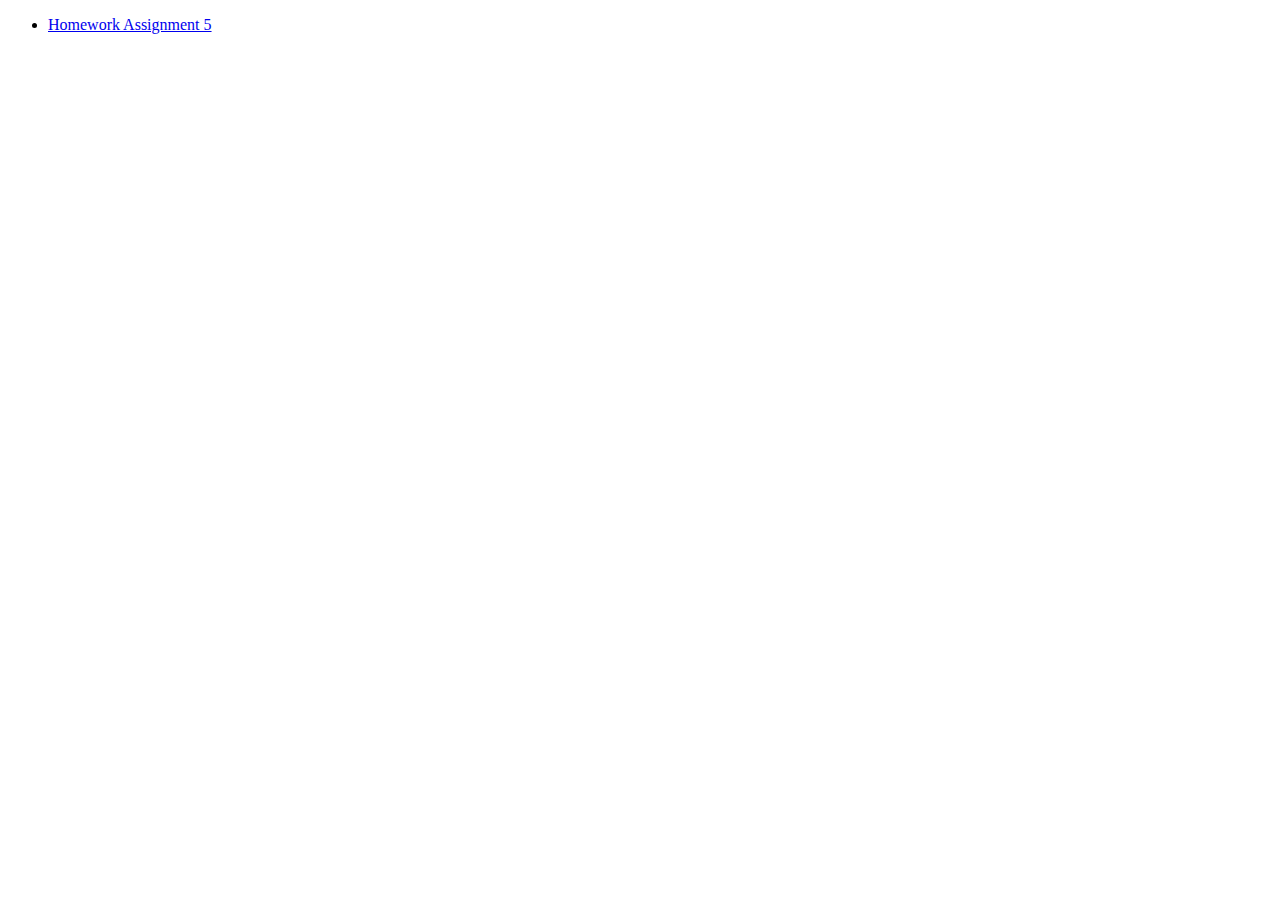
<file: index.html>
<!DOCTYPE html>
<html lang="en">
  <meta charset="UTF-8">
  <title>Page Title</title>
  
  <body>

    <ul>
      <li><a href="solution-hw5/index.html">Homework Assignment 5</a></li>

    </ul>

  </body>
</html>
</file>
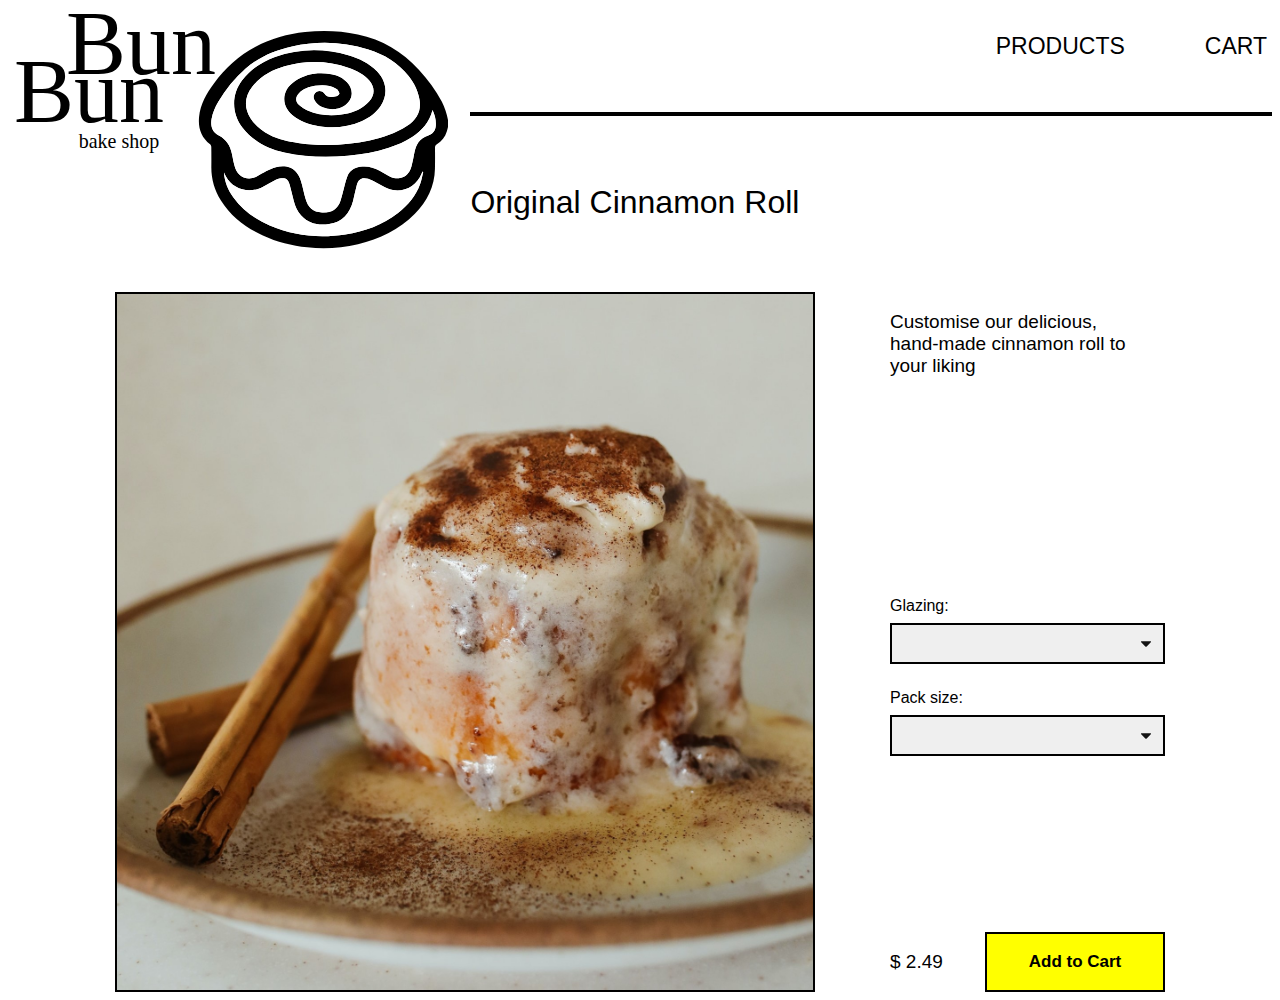
<file: solution-hw4/index_product.html>
<!DOCTYPE html>
<html lang="en">

  <head>
    <meta charset="UTF-8">
    <meta name="viewport" content="width=device-width, initial-scale=1.0">
    <title>Product Detail Page</title>
    <link rel="stylesheet" href="css/style2.css">
    <script defer src="js/rollsData.js"></script>
    <script defer src="js/app.js"></script>

  </head>

  <body>
    <!-- ############### Header ############### -->

    <header class="header">

      <div class="container">

        <div class="img-child">
          <img src="assets/logo-01.svg" alt="Bun Bun Bakeshop's logo">
        </div>

        <div class="nav-child-container">
          <div class="button-child">
            <input type="button" onclick="window.location.href='index.html'" class="btn" value="PRODUCTS">
            <input type="button" onclick="window.location.href='index_cart.html'" class="btn" value="CART">
          </div>
          <hr>
          <h1 id="heading">Original Cinnamon Roll</h1>
        </div>

      </div>  

    </header>
      
      <!-- ############### Product details ############### -->

      <main>
        <section>

          <div class="details-container">
            <img id="detail-img" src="assets/original-cinnamon-roll.jpeg" alt="original cinnamon roll">
            <div class="details">
              <p>Customise our delicious,<br>hand-made cinnamon roll to<br>your liking</p>

              <div class="menu">

              <form action="/action_page.php">

                <label class="formlabel" for="glazeMenu">Glazing:</label>
              
                <select name="glazing" class="input" id ="glazeMenu" onchange="glazingChange(this)">
                </select>
  
                <label class="formlabel" for="packMenu">Pack size:</label>
                <select  name="packsize" class="input" id="packMenu" onchange="packChange(this)"></select>
              </form>

            </div>  
            
            <div class = "add-to-cart">

              <p>$ <span id="price">2.49</span></p>
              <!-- Add to cart Button-->
              <input type="button" onclick="AddtoCart()" id="btn2" value="Add to Cart">

            </div>
          </div>
        </div>
      </section>
    </main>
  </body>
</html>
</file>
<file: solution-hw4/css/style2.css>
body {
    font-family: 'verdana',sans-serif;
}

/* --------------------------------------- header ---------------------------------------*/


.container {
    display: flex;
    width: 100%;
    align-content: space-between;
}

.img-child {
    width: 35%;
    height: 35%;
    padding-right: 20px;
    flex: 0 1 auto;

}

.nav-child-container {
    display: flex;
    flex: 1 0 auto;
    flex-direction: column;
    justify-content: space-around;
}


 hr {
    border: 2px solid black; 
    margin-left: 0;
    margin-right: 0;    
}

.button-child {
    margin-left: auto;
    text-align: right;
    display: flex;
    align-items: flex-end;
    gap: 70px;

}

h1 {
    font-weight: lighter;
}


/* --------------------------------------- Buttons --------------------------------------- */

/* Navigation menu buttons */

.btn {
    background-color: white;
    color: black;
    padding: 5px 5px;
    text-align: center;
    font-size: 23px;
    border: none;
    cursor: pointer;

}

.btn:hover {
    background-color: yellow;
    font-weight: 700;
}


/* --------------------------------------- Product Detail Page --------------------------------------- */

.details-container {
    display: flex;
    width: 1050px;
    margin: 0 auto;
    justify-content: space-between;
    padding-top: 30px;


}

.details-container img {
    width: 700px;
    height: 700px;
    object-fit: fill;
    border: 2px solid black;
    box-sizing: border-box;

}

.details {
    display: flex;
    flex-direction: column;
    flex: 0 1 auto;
    justify-content: space-between;
    
}

p {
    font-size: 19px;

}

.menu {
    display: flex;
    align-items: flex-start;
    flex-direction: column;
}

.add-to-cart {
    display: flex;
    flex-wrap: wrap;
    justify-content: space-between;
}

label {
    display: block;
    padding-top: 25px;
    padding-bottom: 8px; 
}

select {
    padding: 8px 18px;
    width: 275px;
    box-sizing: border-box;
    border: 2px solid black;
    font-family: 'verdana',sans-serif;
    font-size: 19px;
}


.input {
    appearance: none;
    background-image: url("data:image/svg+xml;charset=US-ASCII,%3Csvg%20xmlns%3D%22http%3A%2F%2Fwww.w3.org%2F2000%2Fsvg%22%20width%3D%22292.4%22%20height%3D%22292.4%22%3E%3Cpath%20fill%3D%22%23131313%22%20d%3D%22M287%2069.4a17.6%2017.6%200%200%200-13-5.4H18.4c-5%200-9.3%201.8-12.9%205.4A17.6%2017.6%200%200%200%200%2082.2c0%205%201.8%209.3%205.4%2012.9l128%20127.9c3.6%203.6%207.8%205.4%2012.8%205.4s9.2-1.8%2012.8-5.4L287%2095c3.5-3.5%205.4-7.8%205.4-12.8%200-5-1.9-9.2-5.5-12.8z%22%2F%3E%3C%2Fsvg%3E"); /*Changing the arrow style (Reference - https://codesandbox.io/s/custom-css-select-arrow-forked-vnroyn) */
    background-repeat: no-repeat;
    background-position: right 0.7rem top 50%;
    background-size: 0.65rem auto;
 }

 /* Add to cart buttons */
 
 #btn2 {   
    background-color: yellow;
    color: black;
    border: 2px solid black;
    text-align: center;
    font-size: 17px;
    font-weight: 600;
    width: 180px;
    cursor: pointer;

}
</file>
